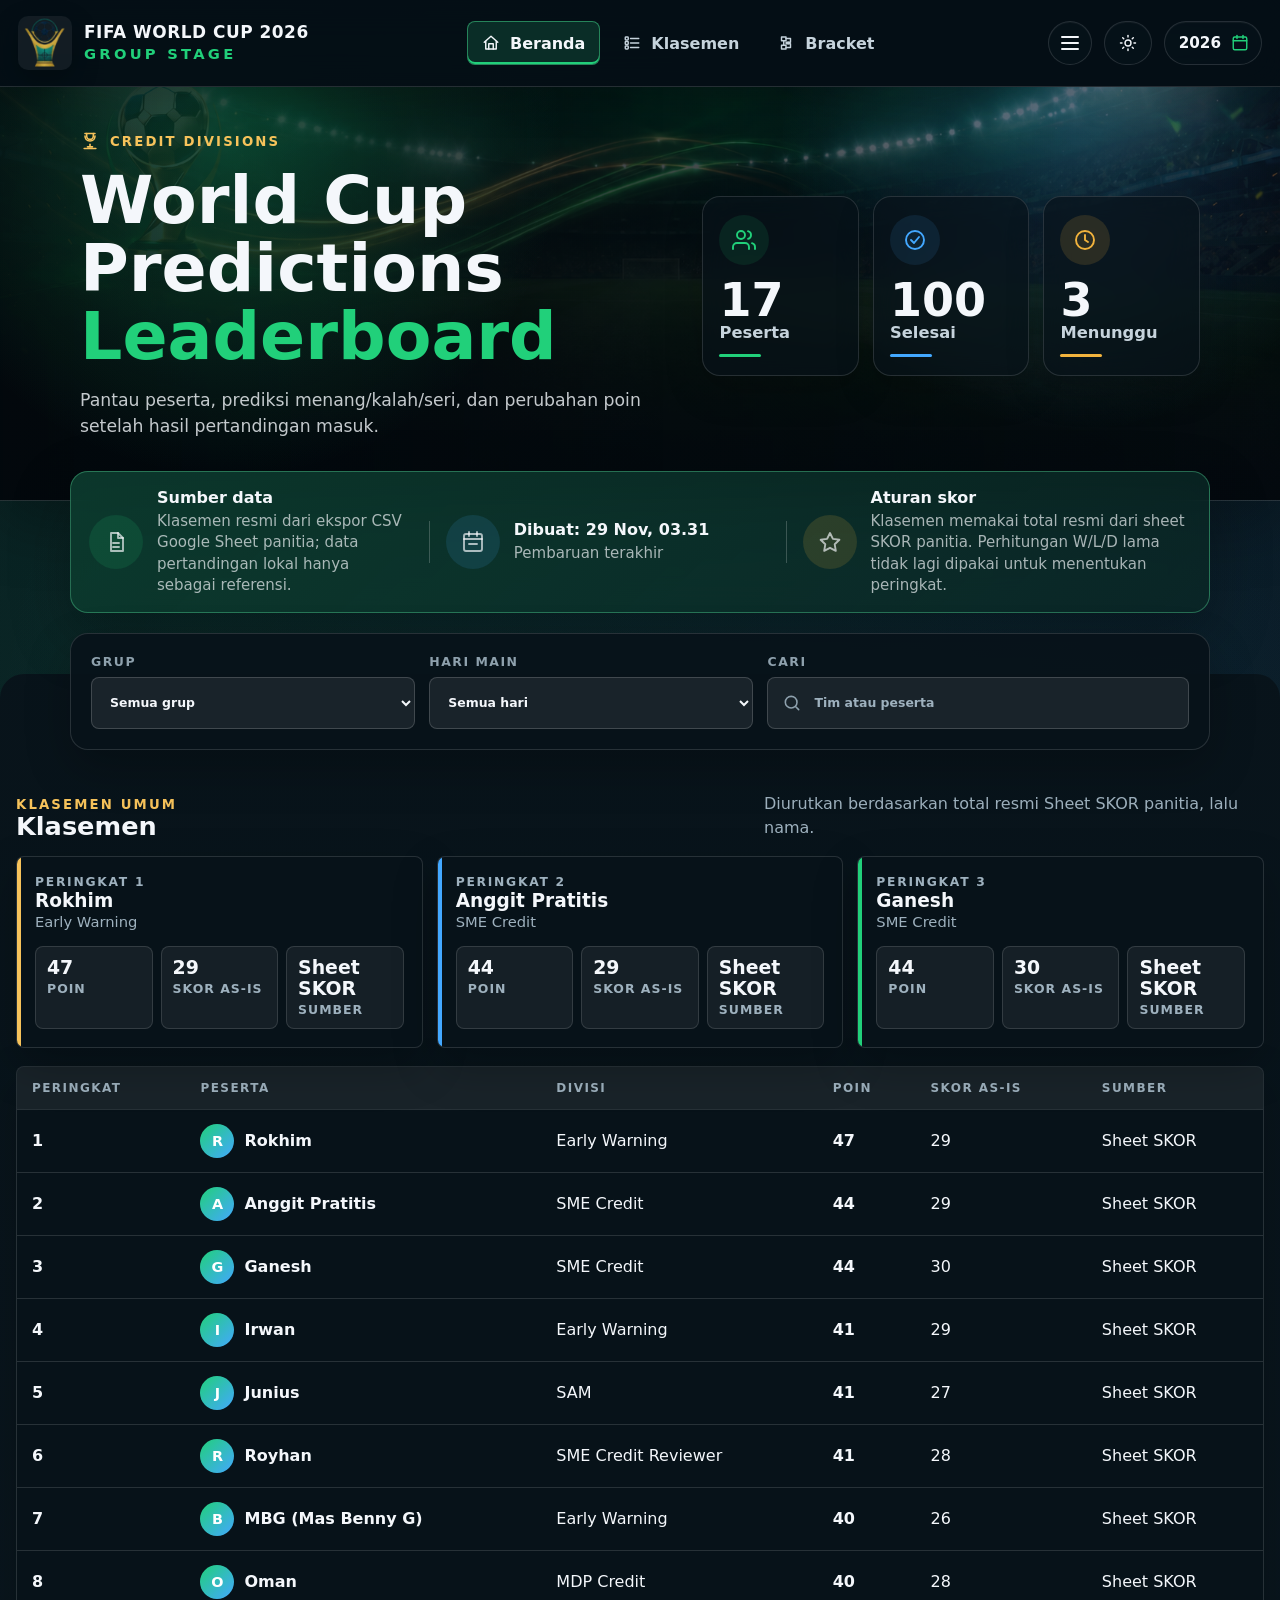
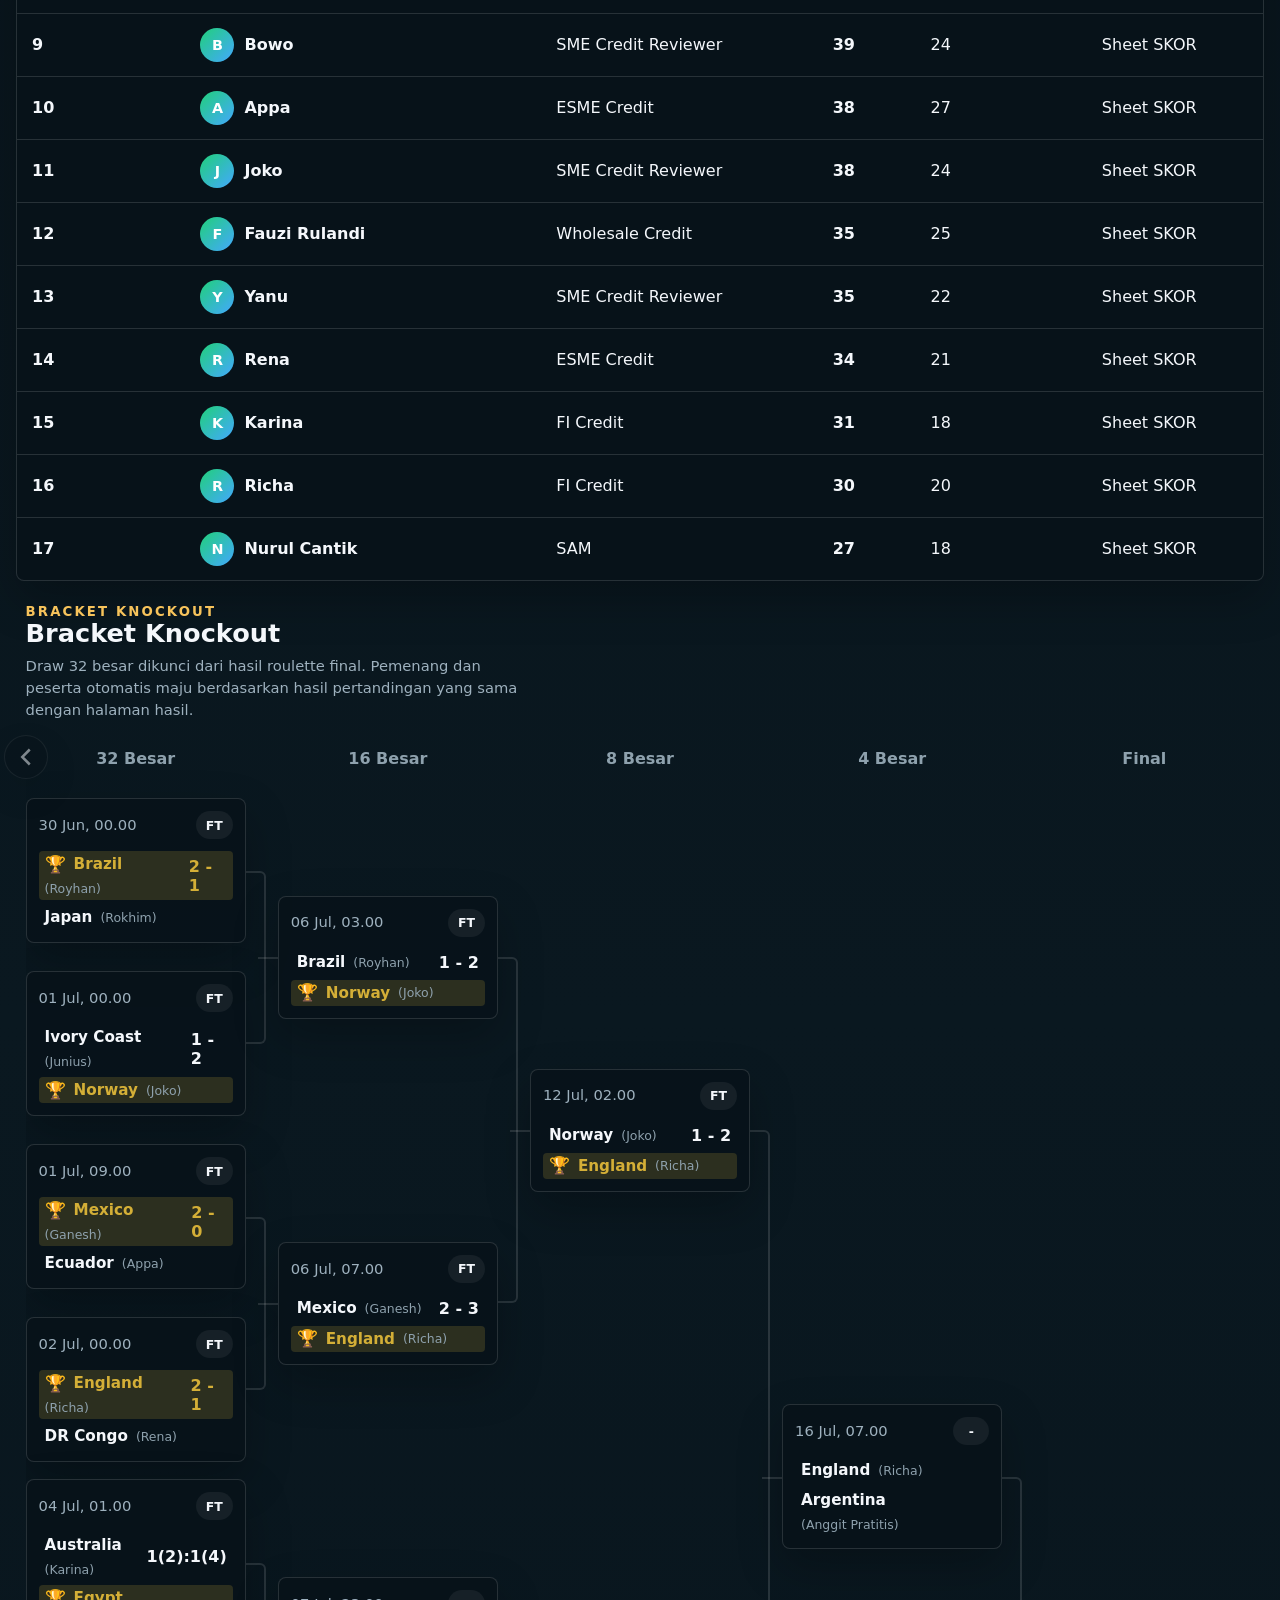
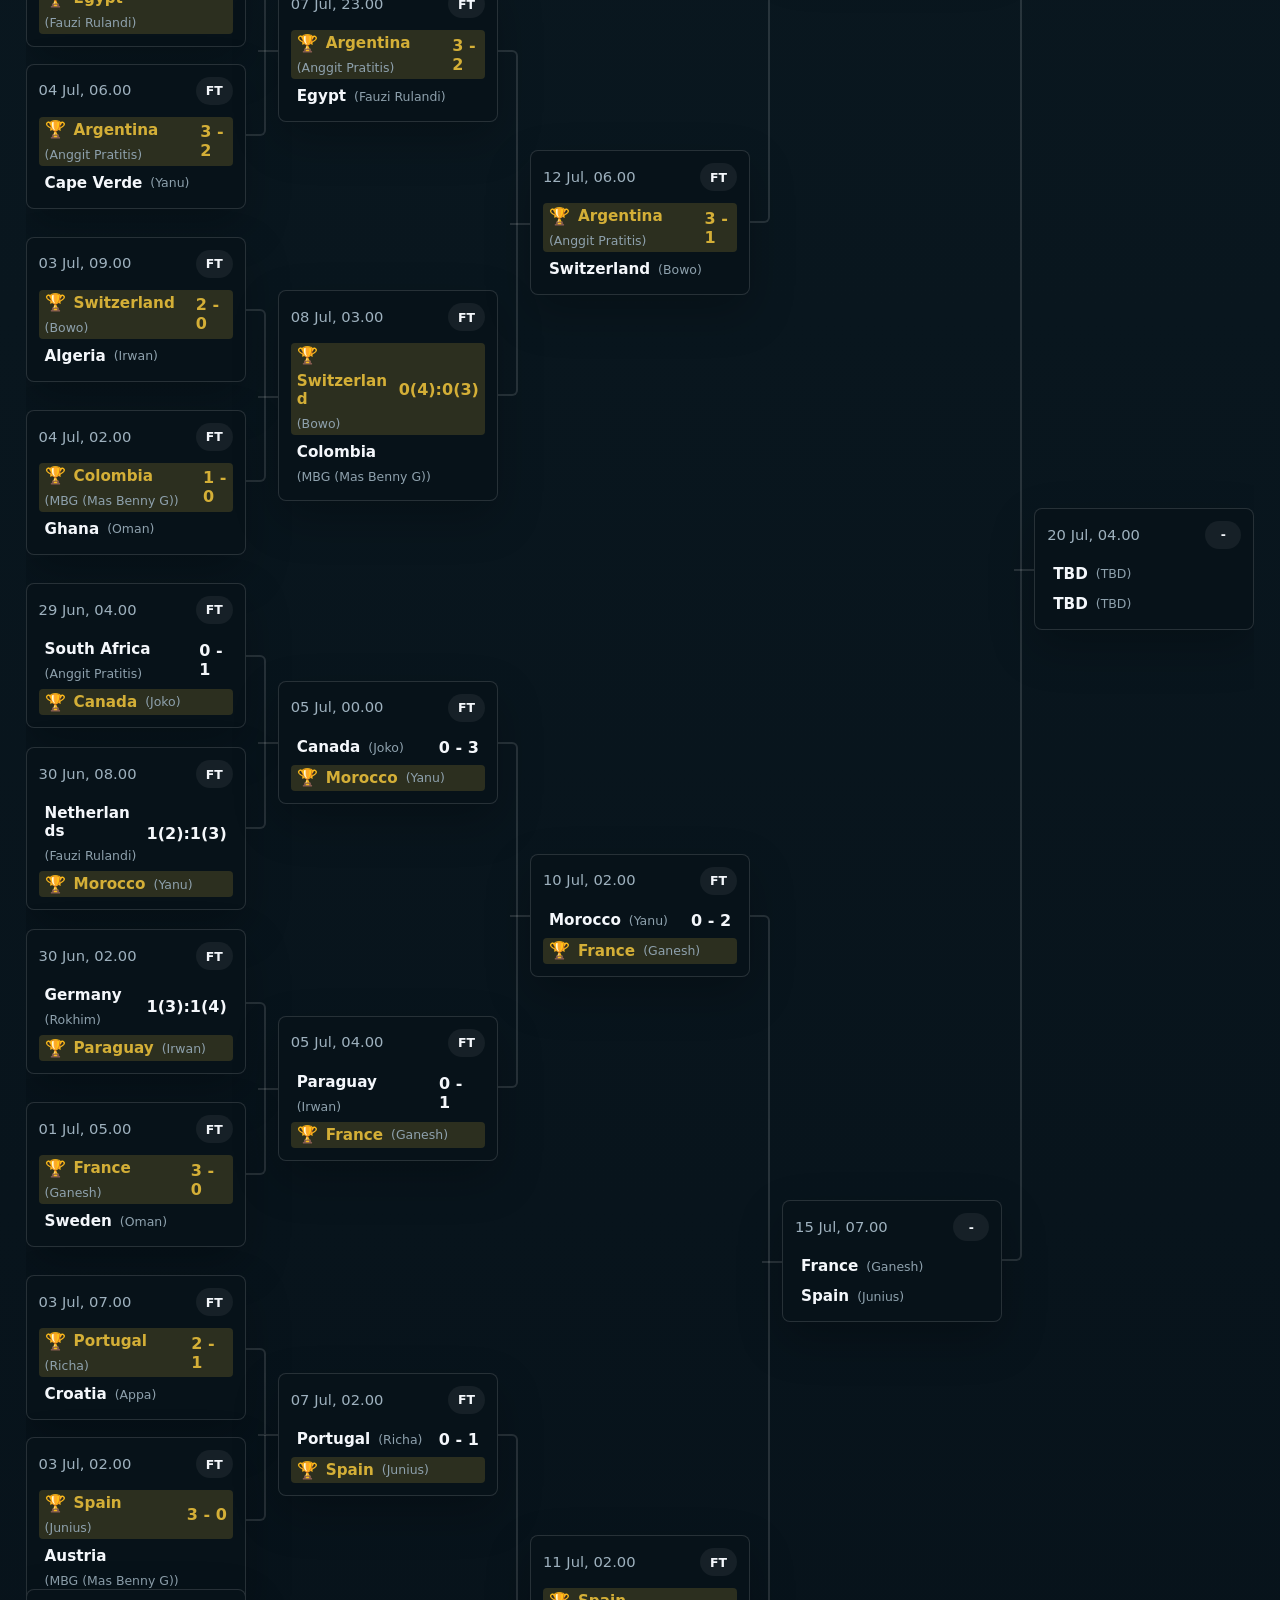
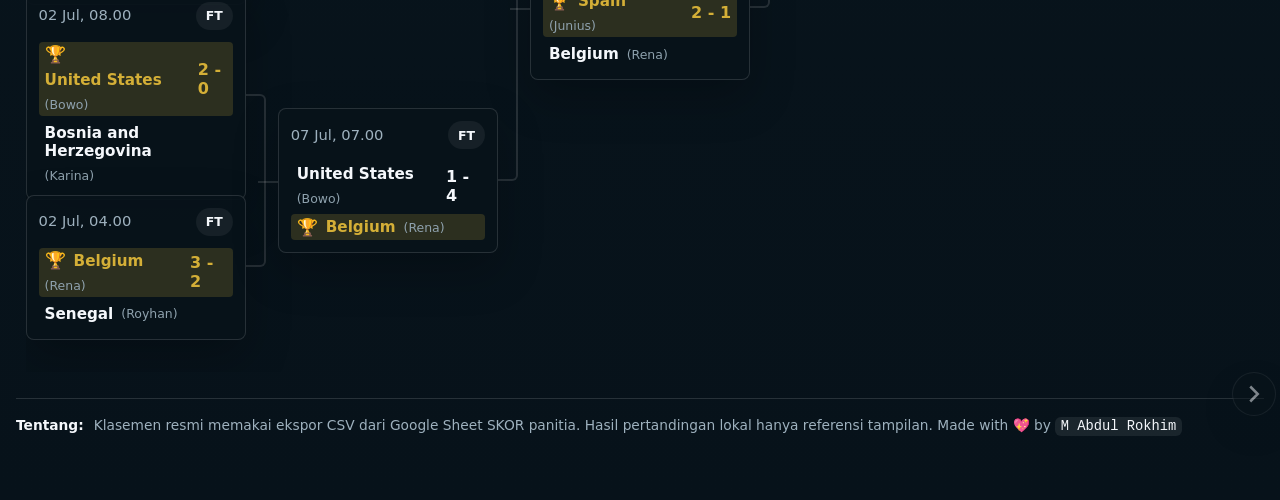
<file: index.html>
<!doctype html>
<html lang="id">

<head>
  <meta charset="utf-8">
  <meta name="viewport" content="width=device-width, initial-scale=1">
  <meta name="color-scheme" content="dark light">
  <title>Credit Divisions World Cup Leaderboard</title>
  <link rel="stylesheet" href="styles.css">
  <link rel="icon" type="image/png" href="assets/logo-cropped.png">
  <link rel="apple-touch-icon" href="assets/logo-cropped.png">
  <script src="data/site-data.js"></script>
  <script src="app.js" defer></script>
</head>

<body data-theme="dark">
  <div class="app-shell">
    <header class="site-header">
      <div class="topbar">
        <a class="brand" href="#beranda" data-nav="beranda" aria-label="Beranda Credit Divisions World Cup">
          <img src="assets/logo-cropped.png" alt="Credit Divisions World Cup">
          <span>
            <strong>FIFA World Cup 2026</strong>
            <small>Group Stage</small>
          </span>
        </a>

        <nav class="primary-nav" id="primaryNav" aria-label="Navigasi utama">
          <button class="nav-button" type="button" data-nav="beranda">
            <span class="nav-icon" aria-hidden="true">
              <svg viewBox="0 0 24 24" fill="none" stroke="currentColor" stroke-width="1.9" stroke-linecap="round"
                stroke-linejoin="round">
                <path d="m3 11 9-8 9 8"></path>
                <path d="M5 10v10h14V10"></path>
                <path d="M9 20v-7h6v7"></path>
              </svg>
            </span>
            <span>Beranda</span>
          </button>
          <button class="nav-button" type="button" data-nav="leaderboard">
            <span class="nav-icon" aria-hidden="true">
              <svg viewBox="0 0 24 24" fill="none" stroke="currentColor" stroke-width="1.9" stroke-linecap="round"
                stroke-linejoin="round">
                <rect x="3" y="4" width="4" height="4" rx="1"></rect>
                <rect x="3" y="10" width="4" height="4" rx="1"></rect>
                <rect x="3" y="16" width="4" height="4" rx="1"></rect>
                <path d="M10 6h11"></path>
                <path d="M10 12h11"></path>
                <path d="M10 18h11"></path>
              </svg>
            </span>
            <span>Klasemen</span>
          </button>
          <button class="nav-button" type="button" data-nav="bracket" aria-label="Buka menu bracket knockout">
            <span class="nav-icon" aria-hidden="true">
              <svg viewBox="0 0 24 24" fill="none" stroke="currentColor" stroke-width="1.9" stroke-linecap="round" stroke-linejoin="round">
                <path d="M6 4h6v5H6z"></path><path d="M12 6h6v5h-6"></path><path d="M6 15h6v5H6z"></path><path d="M12 13h6v5h-6"></path><path d="M9 9v6"></path><path d="M15 11v2"></path>
              </svg>
            </span>
            <span>Bracket</span>
          </button>
        </nav>

        <div class="header-actions">
          <button class="menu-toggle" id="menuToggle" type="button" aria-label="Buka menu navigasi"
            aria-controls="secondaryNav" aria-expanded="false" aria-haspopup="true">
            <span aria-hidden="true"></span>
            <span aria-hidden="true"></span>
            <span aria-hidden="true"></span>
          </button>
          <button class="theme-toggle" id="themeToggle" type="button" aria-label="Ubah tema" aria-pressed="true">
            <span class="theme-icon theme-sun" aria-hidden="true">
              <svg viewBox="0 0 24 24" fill="none" stroke="currentColor" stroke-width="1.9" stroke-linecap="round"
                stroke-linejoin="round">
                <circle cx="12" cy="12" r="4"></circle>
                <path d="M12 2v2"></path>
                <path d="M12 20v2"></path>
                <path d="m4.93 4.93 1.41 1.41"></path>
                <path d="m17.66 17.66 1.41 1.41"></path>
                <path d="M2 12h2"></path>
                <path d="M20 12h2"></path>
                <path d="m6.34 17.66-1.41 1.41"></path>
                <path d="m19.07 4.93-1.41 1.41"></path>
              </svg>
            </span>
            <span class="theme-icon theme-moon" aria-hidden="true">
              <svg viewBox="0 0 24 24" fill="none" stroke="currentColor" stroke-width="1.9" stroke-linecap="round"
                stroke-linejoin="round">
                <path d="M12 3a9 9 0 1 0 9 9 7.5 7.5 0 0 1-9-9Z"></path>
              </svg>
            </span>
          </button>
          <span class="year-pill" aria-label="Tahun kompetisi">
            <strong>2026</strong>
            <svg viewBox="0 0 24 24" fill="none" stroke="currentColor" stroke-width="1.9" stroke-linecap="round"
              stroke-linejoin="round" aria-hidden="true">
              <rect x="3" y="4" width="18" height="17" rx="2"></rect>
              <path d="M8 2v4"></path>
              <path d="M16 2v4"></path>
              <path d="M3 9h18"></path>
            </svg>
          </span>
        </div>

        <div class="nav-menu" id="secondaryNav" aria-label="Menu navigasi">
          <button class="nav-button" type="button" data-nav="beranda">
            <span class="nav-icon" aria-hidden="true">
              <svg viewBox="0 0 24 24" fill="none" stroke="currentColor" stroke-width="1.9" stroke-linecap="round"
                stroke-linejoin="round">
                <path d="m3 11 9-8 9 8"></path>
                <path d="M5 10v10h14V10"></path>
                <path d="M9 20v-7h6v7"></path>
              </svg>
            </span>
            <span>Beranda</span>
          </button>
          <button class="nav-button" type="button" data-nav="leaderboard">
            <span class="nav-icon" aria-hidden="true">
              <svg viewBox="0 0 24 24" fill="none" stroke="currentColor" stroke-width="1.9" stroke-linecap="round"
                stroke-linejoin="round">
                <rect x="3" y="4" width="4" height="4" rx="1"></rect>
                <rect x="3" y="10" width="4" height="4" rx="1"></rect>
                <rect x="3" y="16" width="4" height="4" rx="1"></rect>
                <path d="M10 6h11"></path>
                <path d="M10 12h11"></path>
                <path d="M10 18h11"></path>
              </svg>
            </span>
            <span>Klasemen</span>
          </button>
          <button class="nav-button" type="button" data-nav="bracket" aria-label="Buka menu bracket knockout">
            <span class="nav-icon" aria-hidden="true">
              <svg viewBox="0 0 24 24" fill="none" stroke="currentColor" stroke-width="1.9" stroke-linecap="round" stroke-linejoin="round">
                <path d="M6 4h6v5H6z"></path><path d="M12 6h6v5h-6"></path><path d="M6 15h6v5H6z"></path><path d="M12 13h6v5h-6"></path><path d="M9 9v6"></path><path d="M15 11v2"></path>
              </svg>
            </span>
            <span>Bracket</span>
          </button>
          <button class="nav-button" type="button" data-nav="participants">
            <span class="nav-icon" aria-hidden="true">
              <svg viewBox="0 0 24 24" fill="none" stroke="currentColor" stroke-width="1.9" stroke-linecap="round"
                stroke-linejoin="round">
                <path d="M17 21v-2a4 4 0 0 0-4-4H5a4 4 0 0 0-4 4v2"></path>
                <circle cx="9" cy="7" r="4"></circle>
                <path d="M23 21v-2a4 4 0 0 0-3-3.87"></path>
                <path d="M16 3.13a4 4 0 0 1 0 7.75"></path>
              </svg>
            </span>
            <span>Peserta</span>
          </button>
          <button class="nav-button" type="button" data-nav="draw">
            <span class="nav-icon" aria-hidden="true">
              <svg viewBox="0 0 24 24" fill="none" stroke="currentColor" stroke-width="1.9" stroke-linecap="round"
                stroke-linejoin="round">
                <circle cx="12" cy="12" r="9"></circle>
                <path d="M12 3v18"></path>
                <path d="M3 12h18"></path>
                <path d="m5.6 5.6 12.8 12.8"></path>
                <path d="m18.4 5.6-12.8 12.8"></path>
              </svg>
            </span>
            <span>Undian</span>
          </button>
          <button class="nav-button" type="button" data-nav="matches">
            <span class="nav-icon" aria-hidden="true">
              <svg viewBox="0 0 24 24" fill="none" stroke="currentColor" stroke-width="1.9" stroke-linecap="round"
                stroke-linejoin="round">
                <rect x="3" y="3" width="18" height="18" rx="2"></rect>
                <path d="M3 12h18"></path>
                <circle cx="12" cy="12" r="3"></circle>
              </svg>
            </span>
            <span>Pertandingan</span>
          </button>
          <button class="nav-button" type="button" data-nav="tentang">
            <span class="nav-icon" aria-hidden="true">
              <svg viewBox="0 0 24 24" fill="none" stroke="currentColor" stroke-width="1.9" stroke-linecap="round"
                stroke-linejoin="round">
                <circle cx="12" cy="12" r="10"></circle>
                <path d="M12 7v6l4 2"></path>
              </svg>
            </span>
            <span>Tentang</span>
          </button>
        </div>
      </div>

      <section class="hero" id="beranda" aria-label="Hero utama">
        <img class="hero-background" src="assets/hero-background.png" alt="" aria-hidden="true">
        <div class="hero-overlay" aria-hidden="true"></div>
        <div class="hero-content">
          <div class="hero-copy">
            <p class="eyebrow">
              <span class="eyebrow-icon" aria-hidden="true">
                <svg viewBox="0 0 24 24" fill="none" stroke="currentColor" stroke-width="1.9" stroke-linecap="round"
                  stroke-linejoin="round">
                  <path d="M6 3h12"></path>
                  <path d="M8 3v3a4 4 0 0 0 8 0V3"></path>
                  <path d="M5 21h14"></path>
                  <path d="M12 16v2"></path>
                  <path d="M9 19h6"></path>
                  <path d="M6 6c0 3 2 6 6 6s6-3 6-6"></path>
                </svg>
              </span>
              Credit Divisions
            </p>
            <h1>
              <span>World Cup</span>
              <span>Predictions</span>
              <em>Leaderboard</em>
            </h1>
            <p class="hero-description">
              Pantau peserta, prediksi menang/kalah/seri, dan perubahan poin setelah hasil pertandingan masuk.
            </p>
          </div>

          <div id="heroStats" class="hero-stats" aria-label="Ringkasan kompetisi"></div>
        </div>
      </section>

      <section class="status-strip" aria-label="Status data">
        <div class="status-item">
          <span class="status-icon status-icon-green" aria-hidden="true">
            <svg viewBox="0 0 24 24" fill="none" stroke="currentColor" stroke-width="1.9" stroke-linecap="round"
              stroke-linejoin="round">
              <path d="M7 3h7l5 5v13H7z"></path>
              <path d="M14 3v5h5"></path>
              <path d="M9 13h6"></path>
              <path d="M9 17h6"></path>
            </svg>
          </span>
          <div>
            <strong>Sumber data</strong>
            <span id="dataMode">Memuat data</span>
          </div>
        </div>
        <div class="status-separator" aria-hidden="true"></div>
        <div class="status-item">
          <span class="status-icon status-icon-blue" aria-hidden="true">
            <svg viewBox="0 0 24 24" fill="none" stroke="currentColor" stroke-width="1.9" stroke-linecap="round"
              stroke-linejoin="round">
              <rect x="3" y="4" width="18" height="17" rx="2"></rect>
              <path d="M8 2v4"></path>
              <path d="M16 2v4"></path>
              <path d="M3 9h18"></path>
              <path d="M8 14h8"></path>
            </svg>
          </span>
          <div>
            <strong id="lastUpdated">Last Updated: -</strong>
            <span>Pembaruan terakhir</span>
          </div>
        </div>
        <div class="status-separator" aria-hidden="true"></div>
        <div class="status-item status-item-wide">
          <span class="status-icon status-icon-gold" aria-hidden="true">
            <svg viewBox="0 0 24 24" fill="none" stroke="currentColor" stroke-width="1.9" stroke-linecap="round"
              stroke-linejoin="round">
              <path d="M12 3l2.9 5.9 6.5.9-4.7 4.5 1.1 6.5L12 17.8 6.2 20.8l1.1-6.5-4.7-4.5 6.5-.9L12 3z"></path>
            </svg>
          </span>
          <div>
            <strong>Aturan skor</strong>
            <span id="scoringNote">1 poin untuk prediksi W/L/D yang benar. Pertandingan menunggu tidak dihitung.</span>
          </div>
        </div>
      </section>

      <section class="toolbar" aria-label="Filter dan pencarian">
        <div class="filter-grid">
          <label class="field">
            <span>Grup</span>
            <select id="groupFilter"></select>
          </label>
          <label class="field">
            <span>Hari Main</span>
            <select id="matchdayFilter"></select>
          </label>
          <label class="field field-search">
            <span>Cari</span>
            <div class="search-input">
              <span class="search-icon" aria-hidden="true">
                <svg viewBox="0 0 24 24" fill="none" stroke="currentColor" stroke-width="1.9" stroke-linecap="round"
                  stroke-linejoin="round">
                  <circle cx="11" cy="11" r="7"></circle>
                  <path d="m20 20-3.5-3.5"></path>
                </svg>
              </span>
              <input id="searchInput" type="search" placeholder="Tim atau peserta">
            </div>
          </label>
        </div>
      </section>
    </header>

    <main class="page-main">
      <section id="leaderboardView" class="view is-visible">
        <div class="section-heading">
          <div>
            <p class="eyebrow">Klasemen umum</p>
            <h2>Klasemen</h2>
          </div>
          <p id="leaderboardContext">Diurutkan berdasarkan poin, akurasi, lalu nama.</p>
        </div>
        <div id="podium" class="podium" aria-label="Top tiga peserta"></div>
        <div class="table-wrap">
          <table>
            <thead>
              <tr>
                <th>Peringkat</th>
                <th>Peserta</th>
                <th>Divisi</th>
                <th>Poin</th>
                <th>Skor as-is</th>
                <th>Sumber</th>
              </tr>
            </thead>
            <tbody id="leaderboardBody"></tbody>
          </table>
        </div>
      </section>

      <section id="participantsView" class="view">
        <div class="section-heading">
          <div>
            <p class="eyebrow">Kartu prediksi</p>
            <h2>Detail Peserta</h2>
          </div>
          <p>Buka kartu peserta untuk melihat prediksi setiap pertandingan.</p>
        </div>
        <div class="official-score-alert" role="alert">
          <strong>Perhatian sumber skor:</strong> tabel klasemen memakai total resmi dari Google Sheet SKOR panitia.
          Detail prediksi peserta dan hasil pertandingan lokal dapat berbeda dari rekap asli panitia.
          <a id="participantsSheetLink" href="#" target="_blank" rel="noopener">Buka Google Sheet</a>
        </div>
        <div class="official-sheet-embed" id="participantsSheetEmbed" hidden></div>
        <div id="participantCards" class="participant-grid"></div>
        <div id="participantDetail" class="detail-panel" hidden></div>
      </section>

      <section id="bracketView" class="view bracket-view">
        <div class="section-heading">
          <div>
            <p class="eyebrow">Bracket knockout</p>
            <h2>Bracket Knockout</h2>
            <p class="section-note">Draw 32 besar dikunci dari hasil roulette final. Pemenang dan peserta otomatis maju berdasarkan hasil pertandingan yang sama dengan halaman hasil.</p>
          </div>
        </div>
        <div id="bracketBoard" class="bracket-board"></div>
      </section>

      <section id="matchesView" class="view">
        <div class="section-heading">
          <div>
            <p class="eyebrow">Ruang pertandingan</p>
            <h2>Hasil Pertandingan</h2>
            <p class="section-note">Catatan prediksi: <strong>W</strong> berarti tim pertama atau tim kandang menang,
              <strong>L</strong> berarti tim kedua atau tim tamu menang, dan <strong>D</strong> berarti seri.
            </p>
          </div>
          <p>Hasil diperbarui setelah jeda 100 menit dari jadwal kick-off. Namun, terdapat delay 10-15 menit dari data
            provider dan pembaruan sistem.</p>
        </div>
        <div class="official-score-alert" role="alert">
          <strong>Perhatian sumber skor:</strong> hasil pada kartu pertandingan adalah referensi lokal.
          Peringkat dan poin peserta mengikuti Google Sheet SKOR panitia.
          <a id="matchesSheetLink" href="#" target="_blank" rel="noopener">Buka Google Sheet</a>
        </div>
        <div class="official-sheet-embed" id="matchesSheetEmbed" hidden></div>
        <div id="matchCards" class="match-grid"></div>
      </section>


      <section id="drawView" class="view">
        <div class="section-heading">
          <div>
            <p class="eyebrow">Undian negara</p>
            <h2>Roulette World Cup</h2>
            <p class="section-note">Hasil undian babak 32 besar telah dikunci dan bersifat final.</p>
          </div>
          <p>Undian dilakukan menggunakan sistem roulette untuk menentukan dua negara bagi setiap peserta dengan bracket dan grup berbeda.</p>
        </div>

        <div class="official-score-alert" role="alert" style="margin-bottom: 2rem;">
          <strong>Undian Selesai:</strong> Hasil undian di bawah ini telah dikunci sesuai hasil resmi dan tidak dapat diubah kembali.
        </div>

        <div class="draw-layout" hidden>
          <section class="draw-wheel-card" aria-label="Roda undian negara">
            <div class="wheel-stage">
              <div class="wheel-pointer" aria-hidden="true"></div>
              <canvas id="drawWheel" width="520" height="520" aria-label="Roda negara tersisa"></canvas>
              <div class="wheel-center">
                <strong id="drawStepLabel">Pilih peserta</strong>
                <span id="drawRemainingLabel">32 negara tersedia</span>
              </div>
            </div>
            <div class="draw-actions">
              <button id="drawSpinButton" type="button" disabled>Putar Roda</button>
              <button id="drawResetButton" type="button" class="secondary-button">Reset Undian</button>
            </div>
            <p id="drawStatus" class="meta">Pilih peserta untuk memulai undian.</p>
          </section>

          <section class="draw-control-card" aria-label="Kontrol undian peserta">
            <label class="field">
              <span>Peserta</span>
              <select id="drawParticipantSelect"></select>
            </label>
            <div class="draw-checkbox-row">
              <input id="drawParticipantActive" type="checkbox" checked>
              <label for="drawParticipantActive">Peserta ini ikut undian</label>
            </div>
            <button id="drawParticipantButton" type="button">Gunakan Peserta</button>
            <div id="drawCurrentParticipant" class="draw-current" hidden></div>

            <div class="draw-exclusion-section">
              <p class="draw-exclusion-title">
                <svg viewBox="0 0 24 24" fill="none" stroke="currentColor" stroke-width="1.9" stroke-linecap="round" stroke-linejoin="round" aria-hidden="true"><circle cx="12" cy="12" r="9"></circle><path d="m4.9 4.9 14.2 14.2"></path></svg>
                Eksklusikan Negara
              </p>
              <p class="draw-exclusion-hint">Pilih maks. 3 negara yang tidak masuk roda undian (misal: pilihan peringkat 1).</p>
              <div class="draw-exclusion-slots">
                <label class="field">
                  <span>Negara ke-1</span>
                  <select id="drawExclude1"><option value="">— Tidak ada —</option></select>
                </label>
                <label class="field">
                  <span>Negara ke-2</span>
                  <select id="drawExclude2"><option value="">— Tidak ada —</option></select>
                </label>
                <label class="field">
                  <span>Negara ke-3</span>
                  <select id="drawExclude3"><option value="">— Tidak ada —</option></select>
                </label>
              </div>
              <button id="drawExclusionApply" type="button" class="secondary-button">Terapkan Eksklusif</button>
              <button id="drawExclusionClear" type="button" class="ghost-button">Hapus Semua Eksklusif</button>
            </div>
          </section>
        </div>

        <div class="draw-table-toolbar">
          <p class="draw-table-label">Hasil Undian</p>
          <button id="drawExportCsvButton" type="button" class="secondary-button draw-export-btn">
            <svg viewBox="0 0 24 24" fill="none" stroke="currentColor" stroke-width="1.9" stroke-linecap="round" stroke-linejoin="round" aria-hidden="true"><path d="M21 15v4a2 2 0 0 1-2 2H5a2 2 0 0 1-2-2v-4"></path><polyline points="7 10 12 15 17 10"></polyline><line x1="12" y1="15" x2="12" y2="3"></line></svg>
            Export CSV
          </button>
        </div>
        <div class="table-wrap draw-table-wrap">
          <table>
            <thead>
              <tr>
                <th>Time Drawing</th>
                <th>Participant</th>
                <th>1st Team</th>
                <th>1st Team Group/Bracket</th>
                <th>2nd Team</th>
                <th>2nd Team Group/Bracket</th>
              </tr>
            </thead>
            <tbody id="drawResultBody">
              <tr>
                <td>23 Jun 2026, 20:00</td>
                <td>Royhan</td>
                <td>Brazil</td>
                <td>Group C / Left</td>
                <td>Senegal</td>
                <td>Group I / Right</td>
              </tr>
              <tr>
                <td>23 Jun 2026, 20:05</td>
                <td>Rokhim</td>
                <td>Japan</td>
                <td>Group F / Left</td>
                <td>Germany</td>
                <td>Group E / Right</td>
              </tr>
              <tr>
                <td>23 Jun 2026, 20:10</td>
                <td>Junius</td>
                <td>Ivory Coast</td>
                <td>Group E / Left</td>
                <td>Spain</td>
                <td>Group H / Right</td>
              </tr>
              <tr>
                <td>23 Jun 2026, 20:15</td>
                <td>Joko</td>
                <td>Norway</td>
                <td>Group I / Left</td>
                <td>Canada</td>
                <td>Group B / Right</td>
              </tr>
              <tr>
                <td>23 Jun 2026, 20:20</td>
                <td>Ganesh</td>
                <td>Mexico</td>
                <td>Group A / Left</td>
                <td>France</td>
                <td>Group I / Right</td>
              </tr>
              <tr>
                <td>23 Jun 2026, 20:25</td>
                <td>Appa</td>
                <td>Ecuador</td>
                <td>Group E / Left</td>
                <td>Croatia</td>
                <td>Group L / Right</td>
              </tr>
              <tr>
                <td>23 Jun 2026, 20:30</td>
                <td>Richa</td>
                <td>England</td>
                <td>Group L / Left</td>
                <td>Portugal</td>
                <td>Group K / Right</td>
              </tr>
              <tr>
                <td>23 Jun 2026, 20:35</td>
                <td>Rena</td>
                <td>DR Congo</td>
                <td>Group K / Left</td>
                <td>Belgium</td>
                <td>Group G / Right</td>
              </tr>
              <tr>
                <td>23 Jun 2026, 20:40</td>
                <td>Bowo</td>
                <td>Switzerland</td>
                <td>Group B / Left</td>
                <td>United States</td>
                <td>Group D / Right</td>
              </tr>
              <tr>
                <td>23 Jun 2026, 20:45</td>
                <td>Irwan</td>
                <td>Algeria</td>
                <td>Group J / Left</td>
                <td>Paraguay</td>
                <td>Group D / Right</td>
              </tr>
              <tr>
                <td>23 Jun 2026, 20:50</td>
                <td>MBG (Mas Benny G)</td>
                <td>Colombia</td>
                <td>Group K / Left</td>
                <td>Austria</td>
                <td>Group J / Right</td>
              </tr>
              <tr>
                <td>23 Jun 2026, 20:55</td>
                <td>Oman</td>
                <td>Ghana</td>
                <td>Group L / Left</td>
                <td>Sweden</td>
                <td>Group F / Right</td>
              </tr>
              <tr>
                <td>23 Jun 2026, 21:00</td>
                <td>Karina</td>
                <td>Australia</td>
                <td>Group D / Left</td>
                <td>Bosnia and Herzegovina</td>
                <td>Group B / Right</td>
              </tr>
              <tr>
                <td>23 Jun 2026, 21:05</td>
                <td>Fauzi Rulandi</td>
                <td>Egypt</td>
                <td>Group G / Left</td>
                <td>Netherlands</td>
                <td>Group F / Right</td>
              </tr>
              <tr>
                <td>23 Jun 2026, 21:10</td>
                <td>Anggit Pratitis</td>
                <td>Argentina</td>
                <td>Group J / Left</td>
                <td>South Africa</td>
                <td>Group A / Right</td>
              </tr>
              <tr>
                <td>23 Jun 2026, 21:15</td>
                <td>Yanu</td>
                <td>Cape Verde</td>
                <td>Group H / Left</td>
                <td>Morocco</td>
                <td>Group C / Right</td>
              </tr>
            </tbody>
          </table>
        </div>
      </section>

      <div id="drawModal" class="draw-modal" role="dialog" aria-modal="true" aria-labelledby="drawModalTitle" hidden>
        <div class="draw-modal-card">
          <p class="eyebrow">Undian selesai</p>
          <h2 id="drawModalTitle">Hasil Undian</h2>
          <div id="drawModalBody"></div>
          <button id="drawModalClose" type="button">Tutup</button>
        </div>
      </div>

      <section id="streamView" class="stream-view" hidden>
        <div class="stream-header">
          <p class="eyebrow">Mode streaming</p>
          <h2>Credit Divisions World Cup Leaderboard</h2>
        </div>
        <div id="streamBoard" class="stream-board"></div>
      </section>

      <footer id="aboutSection" class="about-footnote">
        <strong>Tentang:</strong>
        <span>Klasemen resmi memakai ekspor CSV dari Google Sheet SKOR panitia. Hasil pertandingan lokal hanya referensi tampilan. Made with 💖 by <code> M Abdul Rokhim </code></span>
      </footer>
    </main>
  </div>
</body>

</html>
</file>
<file: styles.css>
:root {
  --font-sans: "Segoe UI Variable Text", "Segoe UI", "Aptos", system-ui, sans-serif;
  --radius: 8px;
  --radius-lg: 18px;
  --page-bg: #07131b;
  --page-bg-alt: #0d1f27;
  --text: #f4f7fb;
  --text-soft: #c6d3dc;
  --muted: #8ea1ad;
  --surface: rgba(8, 19, 26, 0.78);
  --surface-strong: rgba(6, 18, 25, 0.92);
  --surface-soft: rgba(255, 255, 255, 0.06);
  --surface-light: rgba(255, 255, 255, 0.1);
  --line: rgba(255, 255, 255, 0.13);
  --line-strong: rgba(255, 255, 255, 0.2);
  --shadow: 0 22px 60px rgba(0, 0, 0, 0.28);
  --shadow-soft: 0 14px 38px rgba(0, 0, 0, 0.18);
  --accent: #21d07a;
  --accent-2: #43a8ff;
  --accent-3: #f2b33d;
  --gold: #f7c35b;
  --danger: #ef6a70;
  --success: #21d07a;
  --hero-mask: linear-gradient(180deg, rgba(4, 9, 14, 0.14), rgba(4, 9, 14, 0.8));
  --hero-glow: radial-gradient(circle at 18% 14%, rgba(33, 208, 122, 0.24), transparent 30%), radial-gradient(circle at 84% 12%, rgba(67, 168, 255, 0.18), transparent 26%);
  --content-bg: linear-gradient(180deg, rgba(8, 19, 26, 0.98), rgba(10, 24, 32, 1) 42%, rgba(7, 18, 26, 1));
  --content-text: #f4f7fb;
  --content-muted: #9eb1be;
  --content-panel: rgba(8, 19, 26, 0.94);
  --content-panel-soft: rgba(255, 255, 255, 0.06);
  --content-line: rgba(255, 255, 255, 0.13);
  --content-table-head: rgba(255, 255, 255, 0.07);
  --content-shadow: 0 18px 46px rgba(0, 0, 0, 0.24);
  --content-code-bg: rgba(255, 255, 255, 0.08);
  --correct-bg: rgba(33, 208, 122, 0.13);
  --correct-border: rgba(33, 208, 122, 0.46);
  --wrong-bg: rgba(239, 106, 112, 0.13);
  --wrong-border: rgba(239, 106, 112, 0.44);
  color-scheme: dark;
  font-family: var(--font-sans);
}

body[data-theme="light"] {
  --page-bg: #eef3f6;
  --page-bg-alt: #f8fbfc;
  --text: #10212c;
  --text-soft: #39515f;
  --muted: #68808f;
  --surface: rgba(255, 255, 255, 0.84);
  --surface-strong: rgba(255, 255, 255, 0.94);
  --surface-soft: rgba(8, 19, 26, 0.04);
  --surface-light: rgba(8, 19, 26, 0.06);
  --line: rgba(14, 33, 44, 0.12);
  --line-strong: rgba(14, 33, 44, 0.18);
  --shadow: 0 22px 60px rgba(15, 30, 42, 0.12);
  --shadow-soft: 0 14px 38px rgba(15, 30, 42, 0.1);
  --hero-mask: linear-gradient(180deg, rgba(243, 248, 250, 0.14), rgba(235, 242, 245, 0.74));
  --hero-glow: radial-gradient(circle at 18% 14%, rgba(33, 208, 122, 0.16), transparent 30%), radial-gradient(circle at 84% 12%, rgba(67, 168, 255, 0.14), transparent 26%);
  --content-bg: linear-gradient(180deg, rgba(255, 255, 255, 0.96), rgba(245, 248, 251, 1) 42%, rgba(240, 245, 248, 1));
  --content-text: #10212c;
  --content-muted: #60717e;
  --content-panel: rgba(255, 255, 255, 0.96);
  --content-panel-soft: #f5f8fa;
  --content-line: #dce5ec;
  --content-table-head: #f3f7fa;
  --content-shadow: 0 14px 34px rgba(13, 29, 43, 0.08);
  --content-code-bg: rgba(15, 33, 44, 0.06);
  --correct-bg: rgba(33, 208, 122, 0.11);
  --correct-border: rgba(33, 208, 122, 0.38);
  --wrong-bg: rgba(239, 106, 112, 0.1);
  --wrong-border: rgba(239, 106, 112, 0.34);
  color-scheme: light;
}

*,
*::before,
*::after {
  box-sizing: border-box;
}

html {
  background: var(--page-bg);
  color: var(--text);
  scroll-behavior: smooth;
}

body {
  margin: 0;
  min-width: 320px;
  background:
    radial-gradient(circle at 15% 12%, rgba(33, 208, 122, 0.1), transparent 24%),
    radial-gradient(circle at 83% 16%, rgba(67, 168, 255, 0.08), transparent 24%),
    linear-gradient(180deg, var(--page-bg) 0%, var(--page-bg-alt) 100%);
  color: var(--text);
  font-family: var(--font-sans);
}

button,
input,
select {
  font: inherit;
}

button {
  cursor: pointer;
}

img,
svg {
  display: block;
  max-width: 100%;
}

h1,
h2,
h3,
p {
  margin: 0;
}

strong {
  font-weight: 800;
}

code {
  padding: 0.12rem 0.34rem;
  border-radius: 6px;
  background: var(--surface-soft);
  color: var(--text);
}

button:focus-visible,
input:focus-visible,
select:focus-visible,
a:focus-visible {
  outline: 2px solid var(--accent-2);
  outline-offset: 2px;
}

.app-shell {
  min-height: 100vh;
  overflow-x: clip;
}

.site-header {
  position: relative;
  z-index: 2;
  width: 100%;
  margin: 0;
  padding-top: 0;
}

.page-main {
  position: relative;
  z-index: 1;
  width: min(1260px, calc(100% - 32px));
  margin: 0 auto;
}

.topbar {
  position: sticky;
  top: 0;
  z-index: 20;
  display: grid;
  grid-template-columns: auto minmax(0, 1fr) auto;
  gap: 16px 18px;
  align-items: center;
  width: 100%;
  margin: 0 auto;
  padding: 16px max(18px, calc((100vw - 1260px) / 2));
  border: 0;
  border-bottom: 1px solid var(--line);
  border-radius: 0;
  background: rgba(4, 13, 20, 0.86);
  box-shadow: var(--shadow-soft);
  backdrop-filter: blur(18px);
}

.brand {
  display: inline-flex;
  align-items: center;
  gap: 12px;
  min-width: 0;
  color: var(--text);
  text-decoration: none;
}

.brand img {
  width: 54px;
  height: 54px;
  border-radius: 10px;
  object-fit: contain;
  background: rgba(255, 255, 255, 0.06);
  box-shadow: 0 10px 28px rgba(0, 0, 0, 0.22);
}

.brand span {
  display: grid;
  min-width: 0;
  line-height: 1;
}

.brand strong {
  font-size: 1.06rem;
  letter-spacing: 0.03em;
  text-transform: uppercase;
}

.brand small {
  margin-top: 6px;
  color: var(--accent);
  font-size: 0.92rem;
  font-weight: 700;
  letter-spacing: 0.22em;
  text-transform: uppercase;
}

.primary-nav {
  display: inline-flex;
  justify-content: center;
  gap: 8px;
  min-width: 0;
  padding: 2px;
}

.menu-toggle {
  display: none;
  align-items: center;
  justify-content: center;
  width: 44px;
  min-height: 44px;
  padding: 0;
  border: 1px solid var(--line);
  border-radius: 999px;
  color: var(--text);
  background: color-mix(in srgb, var(--surface) 90%, transparent);
  box-shadow: inset 0 1px 0 rgba(255, 255, 255, 0.04);
}

.menu-toggle span {
  position: absolute;
  width: 18px;
  height: 2px;
  border-radius: 999px;
  background: currentColor;
  transition: transform 0.18s ease, opacity 0.18s ease;
}

.menu-toggle span:nth-child(1) {
  transform: translateY(-6px);
}

.menu-toggle span:nth-child(3) {
  transform: translateY(6px);
}

body.nav-is-open .menu-toggle span:nth-child(1) {
  transform: rotate(45deg);
}

body.nav-is-open .menu-toggle span:nth-child(2) {
  opacity: 0;
}

body.nav-is-open .menu-toggle span:nth-child(3) {
  transform: rotate(-45deg);
}

.nav-button {
  display: inline-flex;
  align-items: center;
  gap: 10px;
  min-height: 44px;
  padding: 0 14px;
  border: 1px solid transparent;
  border-radius: var(--radius);
  color: var(--text-soft);
  background: transparent;
  font-weight: 700;
  white-space: nowrap;
  transition:
    color 0.18s ease,
    background-color 0.18s ease,
    border-color 0.18s ease,
    transform 0.18s ease;
}

.nav-button:hover,
.nav-button:focus-visible {
  color: var(--text);
  background: var(--surface-soft);
  border-color: var(--line);
  transform: translateY(-1px);
}

.nav-button.is-active {
  color: var(--text);
  background: color-mix(in srgb, var(--accent) 15%, var(--surface));
  border-color: color-mix(in srgb, var(--accent) 44%, var(--line));
  box-shadow: inset 0 -2px 0 0 var(--accent);
}

.nav-icon {
  width: 18px;
  height: 18px;
  flex: 0 0 auto;
}

.header-actions {
  display: inline-flex;
  align-items: center;
  gap: 12px;
  justify-self: end;
}

.theme-toggle,
.year-pill {
  display: inline-flex;
  align-items: center;
  gap: 10px;
  min-height: 44px;
  padding: 0 14px;
  border: 1px solid var(--line);
  border-radius: 999px;
  color: var(--text);
  background: color-mix(in srgb, var(--surface) 90%, transparent);
  box-shadow: inset 0 1px 0 rgba(255, 255, 255, 0.04);
}

.theme-toggle {
  width: 48px;
  justify-content: center;
  padding: 0;
}

.theme-icon {
  display: inline-flex;
  width: 18px;
  height: 18px;
}

body[data-theme="dark"] .theme-sun,
body[data-theme="light"] .theme-moon {
  opacity: 1;
}

body[data-theme="dark"] .theme-moon,
body[data-theme="light"] .theme-sun {
  display: none;
}

.year-pill {
  padding-right: 12px;
  font-size: 0.95rem;
  font-weight: 700;
}

.year-pill svg {
  width: 18px;
  height: 18px;
  color: var(--accent);
}

.hero {
  position: relative;
  overflow: clip;
  margin-top: 0;
  border: 0;
  border-bottom: 1px solid var(--line);
  border-radius: 0;
  background:
    linear-gradient(135deg, rgba(5, 14, 19, 0.72), rgba(5, 14, 19, 0.28)),
    linear-gradient(180deg, rgba(4, 10, 14, 0.06), rgba(4, 10, 14, 0.68));
  box-shadow: var(--shadow);
}

.hero-background {
  position: absolute;
  inset: 0;
  width: 100%;
  height: 100%;
  object-fit: cover;
  object-position: center center;
  opacity: 0.92;
  filter: saturate(1.04) contrast(1.02) brightness(0.78);
}

body[data-theme="light"] .hero-background {
  filter: saturate(0.95) contrast(0.92) brightness(1.08);
}

.hero-overlay {
  position: absolute;
  inset: 0;
  background:
    var(--hero-glow),
    linear-gradient(90deg, rgba(2, 8, 12, 0.88) 0%, rgba(2, 8, 12, 0.55) 42%, rgba(2, 8, 12, 0.26) 100%),
    var(--hero-mask);
}

body[data-theme="light"] .hero-overlay {
  background:
    var(--hero-glow),
    linear-gradient(90deg, rgba(246, 250, 252, 0.92) 0%, rgba(246, 250, 252, 0.64) 42%, rgba(246, 250, 252, 0.28) 100%),
    var(--hero-mask);
}

.hero-content {
  position: relative;
  z-index: 1;
  display: grid;
  grid-template-columns: minmax(0, 1fr) minmax(390px, 0.86fr);
  gap: 30px 44px;
  align-items: center;
  width: min(1120px, calc(100% - 40px));
  margin: 0 auto;
  padding: 44px 0 60px;
  min-height: 408px;
}

.hero-copy {
  display: grid;
  gap: 18px;
  min-width: 0;
}

.eyebrow {
  display: inline-flex;
  align-items: center;
  gap: 10px;
  width: fit-content;
  color: var(--gold);
  font-size: 0.83rem;
  font-weight: 800;
  letter-spacing: 0.16em;
  text-transform: uppercase;
}

.eyebrow-icon {
  display: inline-flex;
  width: 20px;
  height: 20px;
}

.hero-copy h1 {
  display: grid;
  gap: 4px;
  max-width: 650px;
  font-size: clamp(3rem, 5.2vw, 4.8rem);
  line-height: 0.96;
  letter-spacing: 0;
}

.hero-copy h1 span {
  display: block;
}

.hero-copy h1 em {
  font-style: normal;
  color: var(--accent);
}

.hero-description {
  max-width: 640px;
  color: color-mix(in srgb, var(--text) 80%, transparent);
  font-size: clamp(1rem, 1.4vw, 1.08rem);
  line-height: 1.55;
}

.hero-stats {
  display: grid;
  grid-template-columns: repeat(3, minmax(0, 1fr));
  gap: 14px;
  align-self: center;
  min-width: 0;
}

.hero-stat {
  display: grid;
  gap: 12px;
  min-width: 0;
  min-height: 154px;
  padding: 18px 16px;
  border: 1px solid var(--line);
  border-radius: var(--radius-lg);
  background: color-mix(in srgb, var(--surface) 86%, transparent);
  box-shadow: var(--shadow-soft);
  backdrop-filter: blur(16px);
}

.hero-stat-icon {
  display: inline-flex;
  align-items: center;
  justify-content: center;
  width: 50px;
  height: 50px;
  border-radius: 999px;
  background: rgba(255, 255, 255, 0.06);
}

.hero-stat-icon svg {
  width: 24px;
  height: 24px;
}

.hero-stat:nth-child(1) .hero-stat-icon {
  color: var(--accent);
  background: rgba(33, 208, 122, 0.1);
}

.hero-stat:nth-child(2) .hero-stat-icon {
  color: var(--accent-2);
  background: rgba(67, 168, 255, 0.1);
}

.hero-stat:nth-child(3) .hero-stat-icon {
  color: var(--accent-3);
  background: rgba(242, 179, 61, 0.14);
}

.hero-stat-value {
  display: block;
  font-size: clamp(2.25rem, 3.6vw, 3.6rem);
  line-height: 1;
  font-weight: 900;
}

.hero-stat-label {
  color: var(--text-soft);
  font-size: 1.02rem;
  font-weight: 700;
}

.hero-stat-bar {
  align-self: end;
  width: 42px;
  height: 3px;
  border-radius: 999px;
}

.status-strip {
  position: relative;
  z-index: 2;
  display: grid;
  grid-template-columns: minmax(0, 1fr) auto minmax(0, 1fr) auto minmax(0, 1.2fr);
  gap: 16px;
  align-items: center;
  width: min(1140px, calc(100% - 48px));
  margin: -30px auto 0;
  padding: 16px 18px;
  border: 1px solid color-mix(in srgb, var(--accent) 30%, var(--line));
  border-radius: var(--radius-lg);
  background:
    linear-gradient(135deg, color-mix(in srgb, var(--accent) 20%, var(--surface-strong)), color-mix(in srgb, var(--page-bg) 68%, var(--accent) 8%));
  box-shadow: var(--shadow);
  backdrop-filter: blur(18px);
}

.status-item {
  display: flex;
  align-items: center;
  gap: 14px;
  min-width: 0;
}

.status-item div {
  display: grid;
  gap: 4px;
  min-width: 0;
}

.status-item strong {
  font-size: 1rem;
  line-height: 1.2;
}

.status-item span {
  color: color-mix(in srgb, var(--text) 68%, transparent);
  font-size: 0.94rem;
  line-height: 1.4;
}

.status-item-wide span {
  max-width: 100%;
}

.status-separator {
  width: 1px;
  height: 42px;
  background: var(--line-strong);
}

.status-icon {
  display: inline-flex;
  align-items: center;
  justify-content: center;
  width: 54px;
  height: 54px;
  flex: 0 0 auto;
  border-radius: 999px;
}

.status-icon svg {
  width: 24px;
  height: 24px;
}

.status-icon-green {
  color: var(--accent);
  background: rgba(33, 208, 122, 0.12);
}

.status-icon-blue {
  color: var(--accent-2);
  background: rgba(67, 168, 255, 0.12);
}

.status-icon-gold {
  color: var(--accent-3);
  background: rgba(242, 179, 61, 0.14);
}

.toolbar {
  position: relative;
  z-index: 3;
  width: min(1140px, calc(100% - 48px));
  margin: 20px auto 0;
  padding: 20px;
  border: 1px solid var(--content-line);
  border-radius: var(--radius-lg);
  color: var(--content-text);
  background: var(--content-panel);
  box-shadow: var(--content-shadow);
}

.filter-grid {
  display: grid;
  grid-template-columns: 1fr 1fr minmax(260px, 1.3fr);
  gap: 14px;
  align-items: end;
}

.field {
  display: grid;
  gap: 8px;
  min-width: 0;
  color: var(--muted);
  font-size: 0.78rem;
  font-weight: 800;
  letter-spacing: 0.12em;
  text-transform: uppercase;
}

.field select,
.field input {
  width: 100%;
  min-width: 0;
  min-height: 52px;
  border: 1px solid var(--content-line);
  border-radius: var(--radius);
  color: var(--content-text);
  background: var(--content-panel-soft);
}

.field select option {
  color: var(--content-text);
  background: var(--content-panel);
}

.field input::placeholder {
  color: var(--content-muted);
  opacity: 0.9;
}

body[data-theme="dark"] .field select,
body[data-theme="dark"] .field input {
  color: #f4f7fb;
  background: rgba(255, 255, 255, 0.075);
  border-color: rgba(255, 255, 255, 0.17);
}

body[data-theme="dark"] .field-search .search-input {
  color: #f4f7fb;
  background: rgba(255, 255, 255, 0.075);
  border-color: rgba(255, 255, 255, 0.17);
}

body[data-theme="dark"] .field select option {
  color: #f4f7fb;
  background: #0b1821;
}

body[data-theme="dark"] .field input::placeholder {
  color: #9eb1be;
}

.field select {
  padding: 0 14px;
}

.field-search .search-input {
  display: grid;
  grid-template-columns: 20px minmax(0, 1fr);
  gap: 12px;
  align-items: center;
  height: 52px;
  padding: 0 14px;
  border: 1px solid var(--content-line);
  border-radius: var(--radius);
  color: var(--content-text);
  background: var(--content-panel-soft);
}

.field-search input {
  width: 100%;
  height: 100%;
  min-width: 0;
  min-height: 0;
  padding: 0;
  border: 0;
  border-radius: 0;
  color: inherit;
  background: transparent;
  line-height: 1.2;
  appearance: none;
  -webkit-appearance: none;
}

body[data-theme="dark"] .field-search input,
body[data-theme="light"] .field-search input {
  border-color: transparent;
  background: transparent;
}

.field-search input::-webkit-search-decoration,
.field-search input::-webkit-search-cancel-button,
.field-search input::-webkit-search-results-button,
.field-search input::-webkit-search-results-decoration {
  display: none;
}

.field-search input::placeholder {
  color: var(--content-muted);
  opacity: 1;
}

.field-search input:focus-visible {
  outline: 0;
}

.field-search .search-input:focus-within {
  outline: 2px solid var(--accent-2);
  outline-offset: 2px;
}

.search-icon {
  display: inline-flex;
  width: 20px;
  height: 20px;
  color: var(--muted);
}

.page-main {
  padding: 22px 0 64px;
}

.page-main::before {
  content: "";
  position: absolute;
  z-index: -1;
  inset: -76px calc((100vw - 100%) / -2) 0;
  min-height: calc(100% + 76px);
  border-radius: 24px 24px 0 0;
  background: var(--content-bg);
}

.site-error {
  display: grid;
  gap: 6px;
  margin-bottom: 16px;
  padding: 14px 16px;
  border: 1px solid rgba(239, 106, 112, 0.28);
  border-radius: var(--radius);
  color: #7f1d1d;
  background: #fff1f2;
}

.site-error span {
  color: #9f1239;
  line-height: 1.45;
}

.view,
.stream-view {
  margin-top: 20px;
}

.view {
  display: none;
}

.view.is-visible {
  display: block;
}

.section-heading {
  display: flex;
  align-items: end;
  justify-content: space-between;
  gap: 18px;
  margin-bottom: 16px;
}

.section-heading h2 {
  font-size: clamp(1.5rem, 2vw, 1.9rem);
  line-height: 1.05;
}

.section-heading p:not(.eyebrow),
.section-note {
  max-width: 500px;
  color: var(--muted);
  line-height: 1.5;
}

.page-main {
  color: var(--content-text);
}

body[data-theme="light"] .page-main .eyebrow {
  color: #b98409;
}

.page-main .section-heading p:not(.eyebrow),
.page-main .section-note,
.page-main .meta,
.page-main .metric span,
.page-main th,
.page-main .rank-label,
.page-main .stream-row span {
  color: var(--content-muted);
}

.section-note {
  margin-top: 8px;
  font-size: 0.92rem;
}

.podium {
  display: grid;
  grid-template-columns: repeat(3, minmax(0, 1fr));
  gap: 14px;
  margin-bottom: 18px;
}

.podium-card,
.participant-card,
.match-card,
.detail-panel {
  border: 1px solid var(--line);
  border-radius: var(--radius);
  background: color-mix(in srgb, var(--surface-strong) 92%, transparent);
  box-shadow: var(--shadow-soft);
}

body[data-theme="dark"] .page-main .podium-card,
body[data-theme="dark"] .page-main .participant-card,
body[data-theme="dark"] .page-main .match-card,
body[data-theme="dark"] .page-main .detail-panel,
body[data-theme="dark"] .page-main .table-wrap,
body[data-theme="light"] .page-main .podium-card,
body[data-theme="light"] .page-main .participant-card,
body[data-theme="light"] .page-main .match-card,
body[data-theme="light"] .page-main .detail-panel,
body[data-theme="light"] .page-main .table-wrap {
  border-color: var(--content-line);
  background: var(--content-panel);
  box-shadow: var(--content-shadow);
}

.podium-card {
  position: relative;
  overflow: hidden;
  min-height: 172px;
  padding: 18px;
}

.podium-card::before {
  content: "";
  position: absolute;
  inset: 0 auto 0 0;
  width: 4px;
  background: var(--accent-2);
}

.podium-card.rank-1::before {
  background: var(--gold);
}

.podium-card.rank-2::before {
  background: var(--accent-2);
}

.podium-card.rank-3::before {
  background: var(--accent);
}

.rank-label {
  color: var(--muted);
  font-size: 0.77rem;
  font-weight: 800;
  letter-spacing: 0.14em;
  text-transform: uppercase;
}

.podium-card h3,
.participant-card h3 {
  font-size: 1.16rem;
  line-height: 1.25;
}

.meta {
  color: var(--muted);
  font-size: 0.92rem;
  line-height: 1.4;
}

.metric-row {
  display: flex;
  flex-wrap: wrap;
  gap: 8px;
  margin-top: 14px;
}

.metric {
  flex: 1 1 92px;
  min-width: min(92px, 100%);
  padding: 10px 11px;
  border: 1px solid var(--line);
  border-radius: var(--radius);
  background: var(--surface-soft);
}

body[data-theme="dark"] .page-main .metric,
body[data-theme="dark"] .page-main .prediction-item,
body[data-theme="dark"] .page-main .status-chip,
body[data-theme="light"] .page-main .metric,
body[data-theme="light"] .page-main .prediction-item,
body[data-theme="light"] .page-main .status-chip {
  border-color: var(--content-line);
  color: var(--content-text);
  background: var(--content-panel-soft);
}

.metric strong {
  display: block;
  font-size: 1.18rem;
  line-height: 1.1;
}

.metric span {
  color: var(--muted);
  font-size: 0.78rem;
  font-weight: 800;
  letter-spacing: 0.08em;
  text-transform: uppercase;
}

.table-wrap {
  overflow-x: auto;
  border: 1px solid var(--line);
  border-radius: var(--radius);
  background: color-mix(in srgb, var(--surface-strong) 92%, transparent);
  box-shadow: var(--shadow-soft);
}

table {
  width: 100%;
  min-width: 840px;
  border-collapse: collapse;
}

th,
td {
  padding: 14px 15px;
  border-bottom: 1px solid var(--line);
  text-align: left;
}

th {
  color: var(--muted);
  background: color-mix(in srgb, var(--surface-soft) 88%, transparent);
  font-size: 0.75rem;
  font-weight: 800;
  letter-spacing: 0.12em;
  text-transform: uppercase;
}

body[data-theme="dark"] .page-main th,
body[data-theme="light"] .page-main th {
  background: var(--content-table-head);
}

tbody tr:hover {
  background: color-mix(in srgb, var(--accent) 6%, transparent);
}

tr:last-child td {
  border-bottom: 0;
}

.participant-name {
  display: flex;
  align-items: center;
  gap: 10px;
  min-width: 0;
  font-weight: 800;
}

.badge {
  display: inline-grid;
  place-items: center;
  width: 34px;
  height: 34px;
  flex: 0 0 auto;
  border-radius: 999px;
  color: #fff;
  background: linear-gradient(135deg, var(--accent), var(--accent-2));
  font-size: 0.9rem;
  font-weight: 900;
}

.participant-grid,
.match-grid {
  display: grid;
  grid-template-columns: repeat(auto-fit, minmax(260px, 1fr));
  gap: 14px;
}

.participant-card,
.match-card {
  padding: 16px;
}

.participant-card {
  display: grid;
  gap: 10px;
}

.participant-card button {
  width: 100%;
  min-height: 44px;
  border: 0;
  border-radius: var(--radius);
  color: #fff;
  background: linear-gradient(135deg, var(--accent), color-mix(in srgb, var(--accent-2) 70%, #1d79cc));
  font-weight: 800;
}

.participant-card button:hover,
.participant-card button:focus-visible {
  filter: brightness(1.05);
}

.detail-panel {
  margin-top: 16px;
  padding: 16px;
}

.detail-actions {
  display: flex;
  align-items: center;
  gap: 12px;
}

.close-detail {
  min-height: 40px;
  padding: 0 14px;
  border: 1px solid var(--line);
  border-radius: var(--radius);
  color: var(--text);
  background: var(--surface-soft);
  font-weight: 800;
}

body[data-theme="dark"] .page-main .close-detail {
  color: var(--content-text);
  background: var(--content-panel-soft);
}

.close-detail:hover,
.close-detail:focus-visible {
  border-color: var(--accent);
  color: var(--text);
}

.prediction-list {
  display: grid;
  grid-template-columns: repeat(auto-fit, minmax(240px, 1fr));
  gap: 10px;
  margin-top: 14px;
}

.prediction-item {
  display: grid;
  gap: 10px;
  padding: 12px;
  border: 1px solid var(--line);
  border-radius: var(--radius);
  background: var(--surface-soft);
}

.prediction-item strong {
  font-size: 1rem;
  line-height: 1.35;
}

.prediction-chip,
.status-chip {
  display: inline-flex;
  align-items: center;
  justify-content: center;
  min-height: 28px;
  min-width: 36px;
  padding: 4px 10px;
  border-radius: 999px;
  font-size: 0.78rem;
  font-weight: 900;
}

.prediction-chip {
  color: #fff;
  background: var(--accent-2);
}

.status-chip {
  color: var(--text);
  background: var(--surface-light);
}

.status-chip.final {
  color: #fff;
  background: var(--accent);
}

body[data-theme="dark"] .page-main .match-card .status-chip.final,
body[data-theme="light"] .page-main .match-card .status-chip.final {
  border-color: rgba(33, 208, 122, 0.52);
  color: #ffffff;
  background: #21d07a;
}

.outcome-correct {
  border-color: var(--correct-border);
  background: var(--correct-bg);
}

.outcome-wrong {
  border-color: var(--wrong-border);
  background: var(--wrong-bg);
}

body[data-theme="dark"] .page-main .prediction-item.outcome-correct,
body[data-theme="light"] .page-main .prediction-item.outcome-correct {
  border-color: var(--correct-border);
  background: var(--correct-bg);
}

body[data-theme="dark"] .page-main .prediction-item.outcome-wrong,
body[data-theme="light"] .page-main .prediction-item.outcome-wrong {
  border-color: var(--wrong-border);
  background: var(--wrong-bg);
}

.match-card {
  display: grid;
  gap: 14px;
}

.match-card header {
  display: flex;
  justify-content: space-between;
  align-items: center;
  gap: 10px;
}

.teams {
  display: grid;
  gap: 8px;
  min-width: 0;
  font-weight: 800;
}

.teams span {
  display: flex;
  align-items: center;
  gap: 8px;
  line-height: 1.15;
}

.team-is-winner {
  color: #d4af37;
}

.winner-badge {
  display: inline-flex;
  align-items: center;
  font-size: 1.05rem;
  line-height: 1;
}

.team-is-loser {
  color: color-mix(in srgb, var(--text) 75%, transparent);
}

.team-is-draw {
  color: var(--text);
}

body[data-theme="dark"] .page-main .team-is-draw {
  color: var(--content-text);
}

.scoreline {
  color: var(--danger);
  font-size: clamp(1.5rem, 2vw, 2rem);
  font-weight: 900;
}

.meta small {
  color: inherit;
}

.match-predictions {
  padding-top: 12px;
  border-top: 1px solid var(--line);
}

.match-predictions h3 {
  margin-bottom: 10px;
  color: var(--muted);
  font-size: 0.75rem;
  letter-spacing: 0.14em;
  text-transform: uppercase;
}

.match-predictions ul {
  display: grid;
  gap: 8px;
  margin: 0;
  padding: 0;
  list-style: none;
}

.match-predictions li {
  display: flex;
  align-items: center;
  justify-content: space-between;
  gap: 12px;
  min-height: 28px;
  color: var(--text-soft);
  font-size: 0.88rem;
}

.match-predictions li.is-final {
  color: var(--muted);
}

.stream-view {
  padding: 20px 0 0;
}

.stream-header {
  display: flex;
  align-items: end;
  justify-content: space-between;
  gap: 16px;
  margin-bottom: 16px;
}

.stream-header h2 {
  font-size: clamp(1.7rem, 3vw, 2.9rem);
  line-height: 1.05;
}

.stream-board {
  display: grid;
  gap: 10px;
}

.stream-row {
  display: grid;
  grid-template-columns: minmax(56px, 80px) minmax(0, 1fr) minmax(96px, 160px) minmax(80px, 120px);
  gap: 14px;
  align-items: center;
  min-height: 74px;
  padding: 14px 16px;
  border: 1px solid var(--line);
  border-radius: var(--radius);
  background: color-mix(in srgb, var(--surface-strong) 92%, transparent);
  box-shadow: var(--shadow-soft);
}

.stream-row strong {
  font-size: 1.8rem;
  line-height: 1;
}

.stream-row span {
  color: var(--muted);
  font-weight: 700;
}

.about-footnote {
  display: flex;
  flex-wrap: wrap;
  gap: 6px 10px;
  margin-top: 26px;
  padding-top: 16px;
  border-top: 1px solid var(--content-line);
  color: var(--content-muted);
  font-size: 0.86rem;
  line-height: 1.5;
}

.about-footnote strong {
  color: var(--content-text);
}

.about-footnote code {
  color: var(--content-text);
  background: var(--content-code-bg);
}

body.stream .site-header {
  display: none;
}

body.stream .page-main {
  width: 100%;
  padding: 0;
}

body.stream .view,
body.stream .about-footnote {
  display: none;
}

body.stream .stream-view {
  display: block;
  width: min(1260px, calc(100% - 32px));
  margin: 0 auto;
  padding-top: 20px;
}

body.stream {
  background:
    radial-gradient(circle at 16% 12%, rgba(33, 208, 122, 0.12), transparent 24%),
    radial-gradient(circle at 82% 16%, rgba(67, 168, 255, 0.08), transparent 24%),
    linear-gradient(180deg, var(--page-bg) 0%, var(--page-bg-alt) 100%);
}

@media (max-width: 1100px) {
  .topbar {
    grid-template-columns: minmax(0, 1fr) auto;
    position: sticky;
  }

  .primary-nav {
    position: absolute;
    top: calc(100% + 10px);
    right: max(18px, calc((100vw - 1260px) / 2));
    z-index: 25;
    display: none;
    width: min(320px, calc(100vw - 32px));
    padding: 10px;
    border: 1px solid var(--line);
    border-radius: var(--radius-lg);
    background: rgba(4, 13, 20, 0.96);
    box-shadow: var(--shadow);
    backdrop-filter: blur(18px);
  }

  body.nav-is-open .primary-nav {
    display: grid;
    gap: 6px;
  }

  .menu-toggle {
    position: relative;
    display: inline-flex;
  }

  .nav-button {
    justify-content: flex-start;
    width: 100%;
    min-height: 48px;
    padding: 0 12px;
  }

  .header-actions {
    justify-self: end;
  }

  .hero-content {
    grid-template-columns: 1fr;
    min-height: auto;
    padding: 32px 0 48px;
  }

  .hero-copy h1 {
    font-size: clamp(2.4rem, 8vw, 4.3rem);
  }

  .hero-stats {
    grid-template-columns: repeat(3, minmax(0, 1fr));
  }
}

@media (max-width: 860px) {
  .page-main {
    width: min(100% - 24px, 1260px);
  }

  .status-strip {
    grid-template-columns: 1fr;
    gap: 14px;
    margin-top: -18px;
  }

  .status-separator {
    display: none;
  }

  .filter-grid {
    grid-template-columns: 1fr;
  }

  .section-heading,
  .stream-header {
    align-items: flex-start;
    flex-direction: column;
  }

  .podium {
    grid-template-columns: 1fr;
  }

  .stream-row {
    grid-template-columns: 56px minmax(0, 1fr);
  }

  .stream-row strong:nth-of-type(2),
  .stream-row span {
    grid-column: 2;
  }
}

@media (max-width: 620px) {
  .topbar {
    gap: 12px;
    padding: 12px;
  }

  .brand img {
    width: 46px;
    height: 46px;
  }

  .brand strong {
    font-size: 0.98rem;
  }

  .brand small {
    font-size: 0.78rem;
    letter-spacing: 0.18em;
  }

  .nav-button {
    min-height: 46px;
  }

  .menu-toggle,
  .theme-toggle,
  .year-pill {
    min-height: 42px;
  }

  .hero {
    margin-top: 12px;
  }

  .hero-content {
    gap: 18px;
    padding: 18px 0 20px;
  }

  .hero-stats {
    grid-template-columns: 1fr;
  }

  .hero-stat {
    min-height: auto;
  }

  .section-heading p:not(.eyebrow),
  .section-note {
    max-width: none;
  }

  .participant-grid,
  .match-grid,
  .prediction-list {
    grid-template-columns: 1fr;
  }

  .detail-actions {
    align-items: flex-start;
    flex-direction: column;
  }

  .close-detail {
    width: 100%;
  }

  .stream-view {
    width: min(100% - 24px, 1260px);
  }
}

@media (max-width: 460px) {
  .header-actions {
    gap: 8px;
  }

  .nav-button {
    gap: 8px;
    font-size: 0.86rem;
  }

  .nav-icon {
    width: 16px;
    height: 16px;
  }

  .hero-copy h1 {
    font-size: clamp(2.1rem, 10vw, 3rem);
  }

  .hero-description {
    font-size: 0.98rem;
  }

  .status-strip,
  .toolbar,
  .view,
  .detail-panel {
    padding: 14px;
  }

  th,
  td {
    padding: 12px 13px;
  }

  .table-wrap {
    margin-inline: -2px;
  }
}
.official-score-alert {
  display: grid;
  gap: 6px;
  margin: 0 0 18px;
  padding: 16px 18px;
  border: 1px solid rgba(247, 195, 91, 0.46);
  border-radius: var(--radius-lg);
  background: rgba(247, 195, 91, 0.12);
  color: var(--content-text);
  box-shadow: var(--content-shadow);
}

.official-score-alert a {
  width: fit-content;
  color: var(--gold);
  font-weight: 800;
  text-decoration: none;
}

.official-score-alert a:hover {
  text-decoration: underline;
}

.official-sheet-embed {
  overflow: hidden;
  margin: 0 0 22px;
  border: 1px solid var(--content-line);
  border-radius: var(--radius-lg);
  background: var(--content-panel);
  box-shadow: var(--content-shadow);
}

.official-sheet-embed iframe {
  display: block;
  width: 100%;
  min-height: 420px;
  border: 0;
}

.draw-layout {
  display: grid;
  grid-template-columns: minmax(300px, 1.1fr) minmax(260px, 0.9fr);
  gap: 18px;
  align-items: start;
  margin-bottom: 18px;
}

.draw-wheel-card,
.draw-control-card {
  display: grid;
  gap: 16px;
  padding: 18px;
  border: 1px solid var(--content-line);
  border-radius: var(--radius-lg);
  background: var(--content-panel);
  box-shadow: var(--content-shadow);
}

.wheel-stage {
  position: relative;
  display: grid;
  place-items: center;
  max-width: 560px;
  margin: 0 auto;
}

.wheel-stage canvas {
  width: min(100%, 520px);
  height: auto;
  border-radius: 50%;
  filter: drop-shadow(0 18px 36px rgba(0, 0, 0, 0.28));
}

.wheel-pointer {
  position: absolute;
  top: -2px;
  left: 50%;
  z-index: 2;
  width: 0;
  height: 0;
  border-right: 18px solid transparent;
  border-left: 18px solid transparent;
  border-top: 36px solid var(--gold);
  transform: translateX(-50%);
  filter: drop-shadow(0 4px 10px rgba(0, 0, 0, 0.32));
}

.wheel-center {
  position: absolute;
  display: grid;
  place-items: center;
  width: min(34%, 168px);
  aspect-ratio: 1;
  padding: 14px;
  border: 6px solid var(--content-panel);
  border-radius: 50%;
  color: var(--content-text);
  background: var(--content-panel-soft);
  text-align: center;
  box-shadow: inset 0 0 0 1px var(--content-line), var(--content-shadow);
}

.wheel-center strong {
  font-size: clamp(0.95rem, 2vw, 1.2rem);
}

.wheel-center span {
  color: var(--content-muted);
  font-size: 0.78rem;
  font-weight: 800;
  letter-spacing: 0.06em;
  text-transform: uppercase;
}

.draw-actions {
  display: flex;
  flex-wrap: wrap;
  gap: 10px;
}

.draw-actions button,
.draw-control-card button,
.draw-modal-card button {
  min-height: 46px;
  padding: 0 18px;
  border: 0;
  border-radius: var(--radius);
  color: #06131d;
  background: linear-gradient(135deg, var(--accent), var(--accent-2));
  font-weight: 900;
}

.draw-actions button:disabled {
  cursor: not-allowed;
  opacity: 0.55;
}

.draw-actions .secondary-button {
  color: var(--content-text);
  background: var(--content-panel-soft);
  border: 1px solid var(--content-line);
}

.draw-checkbox-row {
  display: flex;
  gap: 10px;
  align-items: center;
  color: var(--content-muted);
  font-weight: 700;
}

.draw-current {
  display: grid;
  gap: 4px;
  padding: 14px;
  border: 1px solid var(--content-line);
  border-radius: var(--radius);
  background: var(--content-panel-soft);
}

.draw-current span {
  color: var(--content-muted);
}

.draw-table-wrap table {
  min-width: 980px;
}

.draw-modal {
  position: fixed;
  z-index: 100;
  inset: 0;
  display: grid;
  place-items: center;
  padding: 20px;
  background: rgba(2, 8, 13, 0.72);
  backdrop-filter: blur(8px);
}

.draw-modal[hidden] {
  display: none;
}

.draw-modal-card {
  width: min(520px, 100%);
  padding: 24px;
  border: 1px solid var(--content-line);
  border-radius: var(--radius-lg);
  color: var(--content-text);
  background: var(--content-panel);
  box-shadow: var(--shadow);
}

.draw-modal-card h2 {
  margin-bottom: 12px;
}

.draw-modal-teams {
  display: grid;
  grid-template-columns: repeat(2, minmax(0, 1fr));
  gap: 12px;
  margin: 16px 0;
}

.draw-modal-teams article {
  display: grid;
  gap: 6px;
  padding: 14px;
  border: 1px solid var(--content-line);
  border-radius: var(--radius);
  background: var(--content-panel-soft);
}

.draw-modal-teams span {
  color: var(--content-muted);
  font-size: 0.9rem;
}

.ghost-button {
  min-height: 44px;
  padding: 0 18px;
  border: 1px solid var(--content-line);
  border-radius: var(--radius);
  color: var(--content-muted);
  background: transparent;
  font-weight: 700;
  font-size: 0.92rem;
  transition: color 0.16s ease, background 0.16s ease, border-color 0.16s ease;
}

.ghost-button:hover,
.ghost-button:focus-visible {
  color: var(--danger);
  border-color: color-mix(in srgb, var(--danger) 44%, var(--content-line));
  background: color-mix(in srgb, var(--danger) 8%, transparent);
}

.draw-exclusion-section {
  display: grid;
  gap: 12px;
  padding: 18px;
  margin-top: 18px;
  border: 1px dashed color-mix(in srgb, var(--danger) 36%, var(--content-line));
  border-radius: var(--radius);
  background: color-mix(in srgb, var(--danger) 5%, var(--content-panel-soft));
}

.draw-exclusion-title {
  display: flex;
  align-items: center;
  gap: 8px;
  color: var(--danger);
  font-size: 0.82rem;
  font-weight: 800;
  letter-spacing: 0.12em;
  text-transform: uppercase;
}

.draw-exclusion-title svg {
  width: 16px;
  height: 16px;
  flex: 0 0 auto;
}

.draw-exclusion-hint {
  color: var(--content-muted);
  font-size: 0.85rem;
  line-height: 1.45;
}

.draw-exclusion-slots {
  display: grid;
  gap: 10px;
}

.draw-exclusion-section .secondary-button,
.draw-exclusion-section .ghost-button {
  width: 100%;
  justify-content: center;
}

.draw-table-toolbar {
  display: flex;
  align-items: center;
  justify-content: space-between;
  gap: 12px;
  margin-bottom: 12px;
}

.draw-table-label {
  color: var(--content-muted);
  font-size: 0.82rem;
  font-weight: 800;
  letter-spacing: 0.12em;
  text-transform: uppercase;
}

.draw-export-btn {
  display: inline-flex;
  align-items: center;
  gap: 8px;
  min-height: 38px;
  padding: 0 16px;
  font-size: 0.88rem;
}

.draw-export-btn svg {
  width: 15px;
  height: 15px;
  flex: 0 0 auto;
}

@media (max-width: 860px) {
  .draw-layout,
  .draw-modal-teams {
    grid-template-columns: 1fr;
  }
}

.bracket-board {
  display: grid;
  grid-template-columns: minmax(0, 1fr) minmax(220px, 0.7fr) minmax(0, 1fr);
  gap: 1rem;
  align-items: start;
}

.bracket-side,
.bracket-final,
.bracket-round {
  display: grid;
  gap: 0.85rem;
}

.bracket-side,
.bracket-final {
  padding: 1rem;
  border: 1px solid var(--border);
  border-radius: 24px;
  background: var(--surface);
  box-shadow: var(--shadow-soft);
}

.bracket-side h3,
.bracket-final h3,
.bracket-round h4 {
  margin: 0;
}

.bracket-side h3,
.bracket-final h3 {
  font-size: 1.2rem;
}

.bracket-round h4 {
  color: var(--muted);
  font-size: 0.82rem;
  letter-spacing: 0.08em;
  text-transform: uppercase;
}

.bracket-card {
  display: grid;
  gap: 0.75rem;
  padding: 0.85rem;
  border: 1px solid var(--border);
  border-radius: 18px;
  background: color-mix(in srgb, var(--surface-strong) 72%, transparent);
}

.bracket-card header,
.bracket-teams,
.bracket-team {
  display: flex;
  align-items: center;
}

.bracket-card header {
  justify-content: space-between;
  gap: 0.75rem;
}

.bracket-teams {
  justify-content: space-between;
  gap: 0.7rem;
}

.bracket-team {
  min-width: 0;
  flex: 1;
  flex-direction: column;
  align-items: flex-start;
  gap: 0.15rem;
}

.bracket-team:last-child {
  align-items: flex-end;
  text-align: right;
}

.bracket-team small {
  color: var(--muted);
  font-size: 0.78rem;
}

.bracket-final {
  position: sticky;
  top: 1rem;
}

@media (max-width: 1100px) {
  .bracket-board {
    grid-template-columns: 1fr;
  }

  .bracket-final {
    position: static;
    order: 3;
  }
}

.google-bracket-container {
  position: relative;
  display: flex;
  align-items: center;
}

.bracket-scroll-btn {
  display: none;
}

@media (min-width: 860px) {
  .bracket-scroll-btn {
    display: flex;
    align-items: center;
    justify-content: center;
    width: 44px;
    height: 44px;
    border-radius: 50%;
    border: 1px solid var(--content-line);
    background: var(--content-panel);
    color: var(--content-text);
    box-shadow: var(--shadow-soft);
    position: absolute;
    z-index: 10;
    cursor: pointer;
  }
  .bracket-scroll-btn:hover {
    background: color-mix(in srgb, var(--content-panel) 80%, var(--surface-soft));
  }
  .bracket-scroll-btn:disabled {
    opacity: 0.5;
    cursor: not-allowed;
  }
  .bracket-scroll-btn.left {
    left: -22px;
  }
  .bracket-scroll-btn.right {
    right: -22px;
  }
}

.google-bracket {
  display: flex;
  padding: 20px 0;
  gap: 40px;
  width: max-content;
  min-width: 100%;
}

.bracket-column {
  display: flex;
  flex-direction: column;
  min-width: 280px;
  scroll-snap-align: start;
}

.bracket-round-header {
  text-align: center;
  font-weight: 800;
  color: var(--muted);
  margin-bottom: 16px;
}

.bracket-column-matches {
  display: flex;
  flex-direction: column;
  flex: 1;
}

.bracket-match-wrapper {
  position: relative;
  display: flex;
  flex-direction: column;
  justify-content: center;
  flex: 1;
  padding: 10px 0;
}

/* Connect current match to next round */
.bracket-column:not(:last-child) .bracket-match-wrapper::after {
  content: "";
  position: absolute;
  right: -20px; 
  width: 20px;
  border-right: 2px solid var(--line);
}

.bracket-column:not(:last-child) .bracket-match-wrapper:nth-child(odd)::after {
  top: 50%;
  height: 50%;
  border-top: 2px solid var(--line);
  border-top-right-radius: 6px;
}

.bracket-column:not(:last-child) .bracket-match-wrapper:nth-child(even)::after {
  bottom: 50%;
  height: 50%;
  border-bottom: 2px solid var(--line);
  border-bottom-right-radius: 6px;
}

/* Connect next round match to previous round */
.bracket-column:not(:first-child) .bracket-match-wrapper::before {
  content: "";
  position: absolute;
  left: -20px;
  top: 50%;
  width: 20px;
  border-top: 2px solid var(--line);
}

.google-match-card {
  display: grid;
  gap: 8px;
  padding: 12px;
  position: relative;
  z-index: 2;
  border: 1px solid var(--line);
  border-radius: var(--radius);
  background: color-mix(in srgb, var(--surface-strong) 92%, transparent);
  box-shadow: var(--shadow-soft);
}

body[data-theme="dark"] .page-main .google-match-card,
body[data-theme="light"] .page-main .google-match-card {
  border-color: var(--content-line);
  background: var(--content-panel);
  box-shadow: var(--content-shadow);
}

.google-match-header {
  display: flex;
  justify-content: space-between;
  align-items: center;
  gap: 10px;
  margin-bottom: 4px;
}

.google-match-teams {
  display: flex;
  flex-direction: column;
  gap: 4px;
}

.google-match-team {
  display: flex;
  justify-content: space-between;
  align-items: center;
  gap: 10px;
  padding: 4px 6px;
  border-radius: 4px;
}

.google-match-team.team-is-winner {
  background: color-mix(in srgb, #d4af37 18%, transparent);
}

.google-match-team.team-is-winner .google-match-team-name strong {
  color: #d4af37;
}

.google-match-team-name {
  display: flex;
  align-items: center;
  gap: 8px;
  font-size: 0.95rem;
}

.google-match-team-name small {
  color: var(--muted);
  font-size: 0.78rem;
}

.google-match-score {
  font-weight: 800;
  font-size: 1rem;
}

.header-actions {
  position: relative;
}

.menu-toggle {
  display: inline-flex;
}

.nav-menu {
  position: absolute;
  top: calc(100% + 12px);
  right: 0;
  z-index: 26;
  display: none;
  width: min(320px, calc(100vw - 24px));
  padding: 10px;
  border: 1px solid var(--line);
  border-radius: var(--radius-lg);
  background: rgba(4, 13, 20, 0.96);
  box-shadow: var(--shadow);
  backdrop-filter: blur(18px);
}

.nav-menu .nav-button {
  justify-content: flex-start;
  width: 100%;
  min-height: 48px;
  padding: 0 12px;
}

body.nav-is-open .nav-menu {
  display: grid;
  gap: 6px;
}

@media (max-width: 1100px) {
  .topbar {
    grid-template-columns: minmax(0, 1fr) auto;
    grid-template-areas:
      "brand actions"
      "nav nav";
  }

  .brand {
    grid-area: brand;
  }

  .header-actions {
    grid-area: actions;
    justify-self: end;
  }

  .primary-nav {
    grid-area: nav;
    position: static;
    display: flex;
    justify-content: flex-start;
    align-items: center;
    width: 100%;
    padding: 0 2px 2px;
    overflow-x: auto;
    scrollbar-width: none;
  }

  .primary-nav::-webkit-scrollbar {
    display: none;
  }

  .nav-button {
    flex: 0 0 auto;
  }
}

@media (max-width: 620px) {
  .topbar {
    gap: 10px;
  }

  .primary-nav {
    gap: 6px;
  }

  .nav-button {
    min-height: 42px;
    padding: 0 12px;
  }

  .nav-menu {
    top: calc(100% + 10px);
    width: min(300px, calc(100vw - 20px));
  }
}

.bracket-view {
  width: 100vw;
  margin-inline: calc(50% - 50vw);
  padding-inline: clamp(14px, 2vw, 28px);
  min-height: calc(100svh - 150px);
  display: flex;
  flex-direction: column;
}

.bracket-view .section-heading {
  margin-bottom: 14px;
}

.bracket-view .section-heading > div {
  flex: 1 1 auto;
  min-width: 0;
}

.bracket-board {
  display: block;
  width: 100%;
  flex: 1 1 auto;
  min-height: 0;
}

.google-bracket-container {
  position: relative;
  display: block;
  width: 100%;
  flex: 1 1 auto;
  min-height: 0;
}

.google-bracket-scroll {
  width: 100%;
  min-width: 0;
  overflow-x: auto;
  overflow-y: hidden;
  scroll-behavior: smooth;
  scroll-snap-type: x mandatory;
  -ms-overflow-style: none;
  scrollbar-width: none;
}

.google-bracket-scroll::-webkit-scrollbar {
  display: none;
}

.google-bracket {
  display: flex;
  width: max-content;
  min-width: 100%;
  align-items: stretch;
  gap: 32px;
  padding: 14px 0 18px;
}

.bracket-column {
  flex: 0 0 272px;
  min-width: 272px;
}

@media (min-width: 1280px) {
  .google-bracket {
    width: 100%;
  }

  .bracket-column {
    flex: 1 1 0;
    min-width: 0;
  }
}

.bracket-column-matches {
  min-height: 0;
}

.bracket-match-wrapper {
  min-height: 0;
}

.google-match-card {
  min-width: 0;
}

.google-match-team {
  min-width: 0;
}

.google-match-team-name {
  min-width: 0;
  flex-wrap: wrap;
}

.google-match-team-name strong,
.google-match-team-name small {
  min-width: 0;
  overflow-wrap: anywhere;
}

@media (max-width: 860px) {
  .bracket-view {
    min-height: calc(100svh - 138px);
  }

  .google-bracket {
    gap: 24px;
  }

  .bracket-column {
    flex: 0 0 244px;
    min-width: 244px;
  }
}


@media (max-width: 1100px) {
  .topbar {
    grid-template-columns: minmax(0, 1fr) auto;
    grid-template-areas:
      "brand actions"
      "nav nav";
  }

  .brand {
    grid-area: brand;
  }

  .header-actions {
    grid-area: actions;
    justify-self: end;
  }

  .primary-nav {
    display: none;
  }

  .nav-menu {
    grid-area: nav;
    position: static;
    top: auto;
    right: auto;
    width: 100%;
    max-width: none;
    margin-top: 2px;
  }

  body.nav-is-open .nav-menu {
    display: grid;
    gap: 6px;
  }
}

@media (max-width: 620px) {
  .topbar {
    gap: 10px;
  }

  .nav-menu {
    width: 100%;
  }

  .nav-button {
    min-height: 42px;
    padding: 0 12px;
  }
}
</file>
